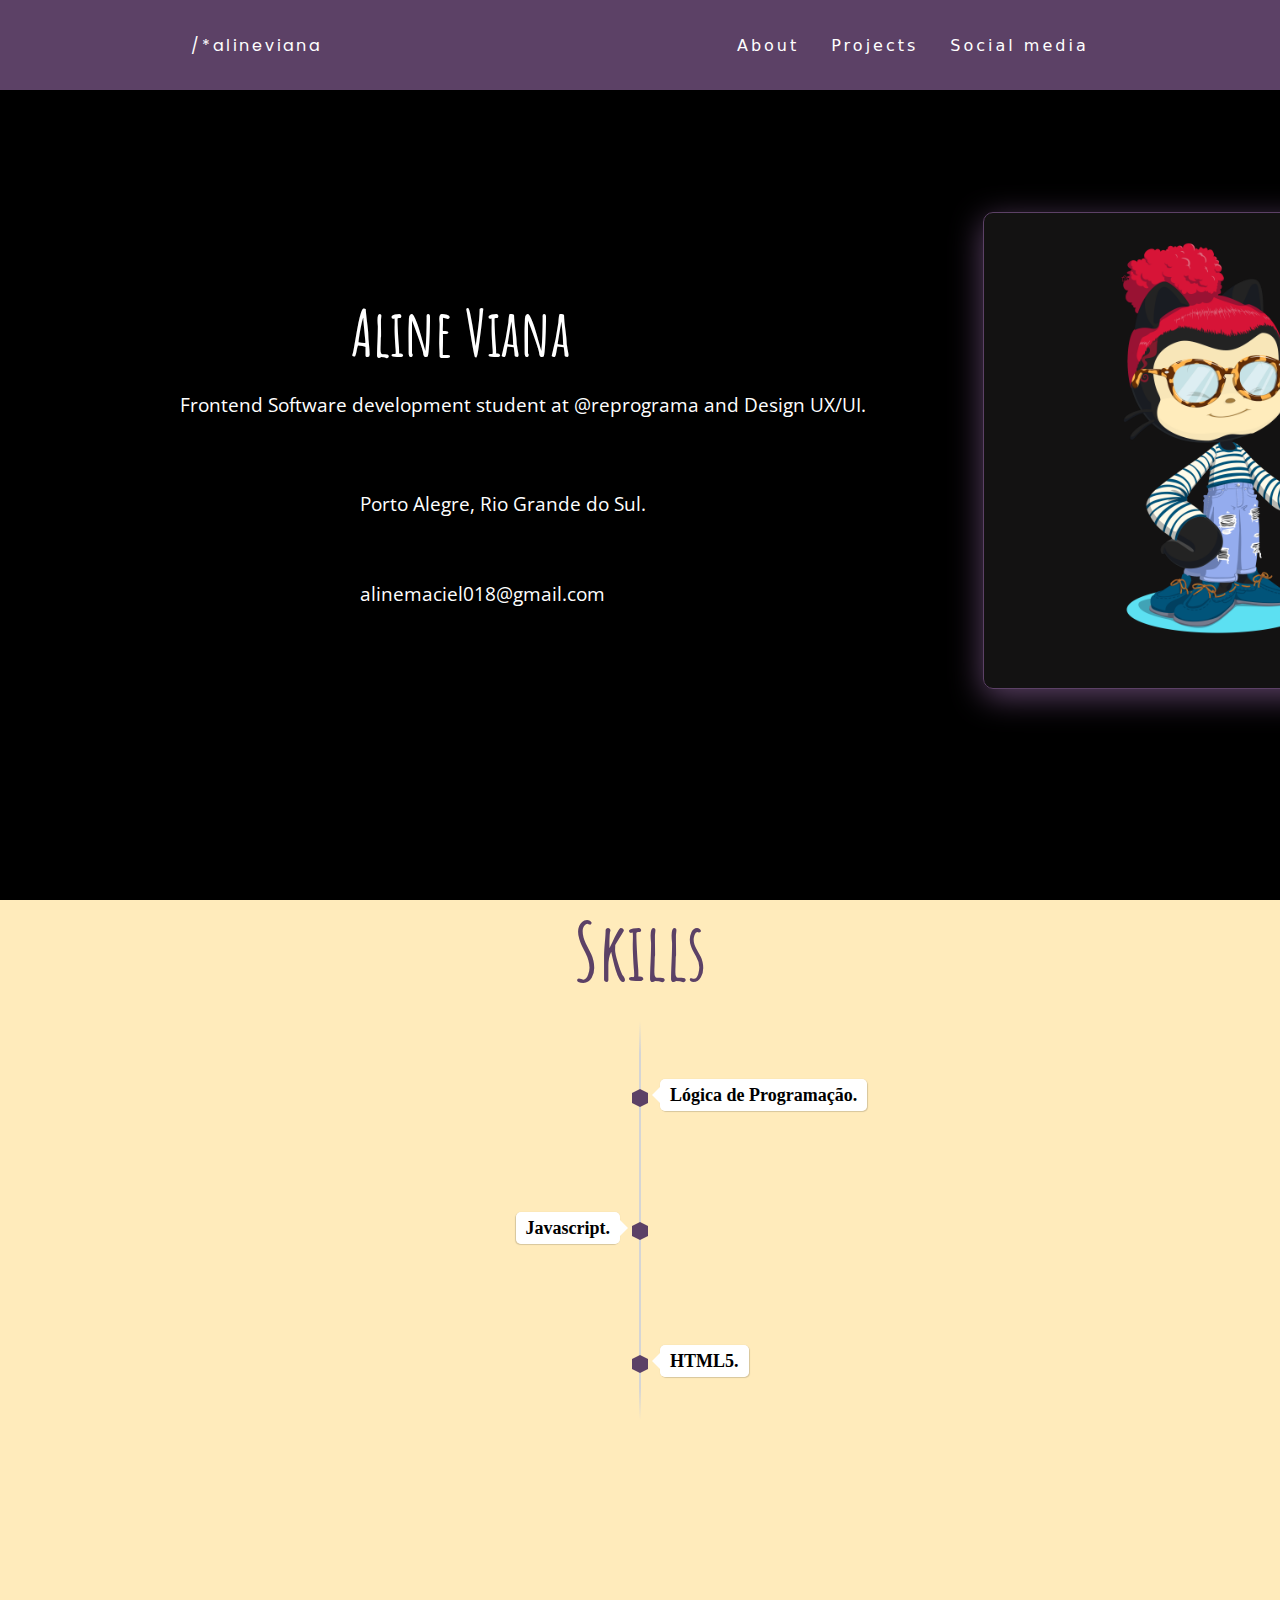
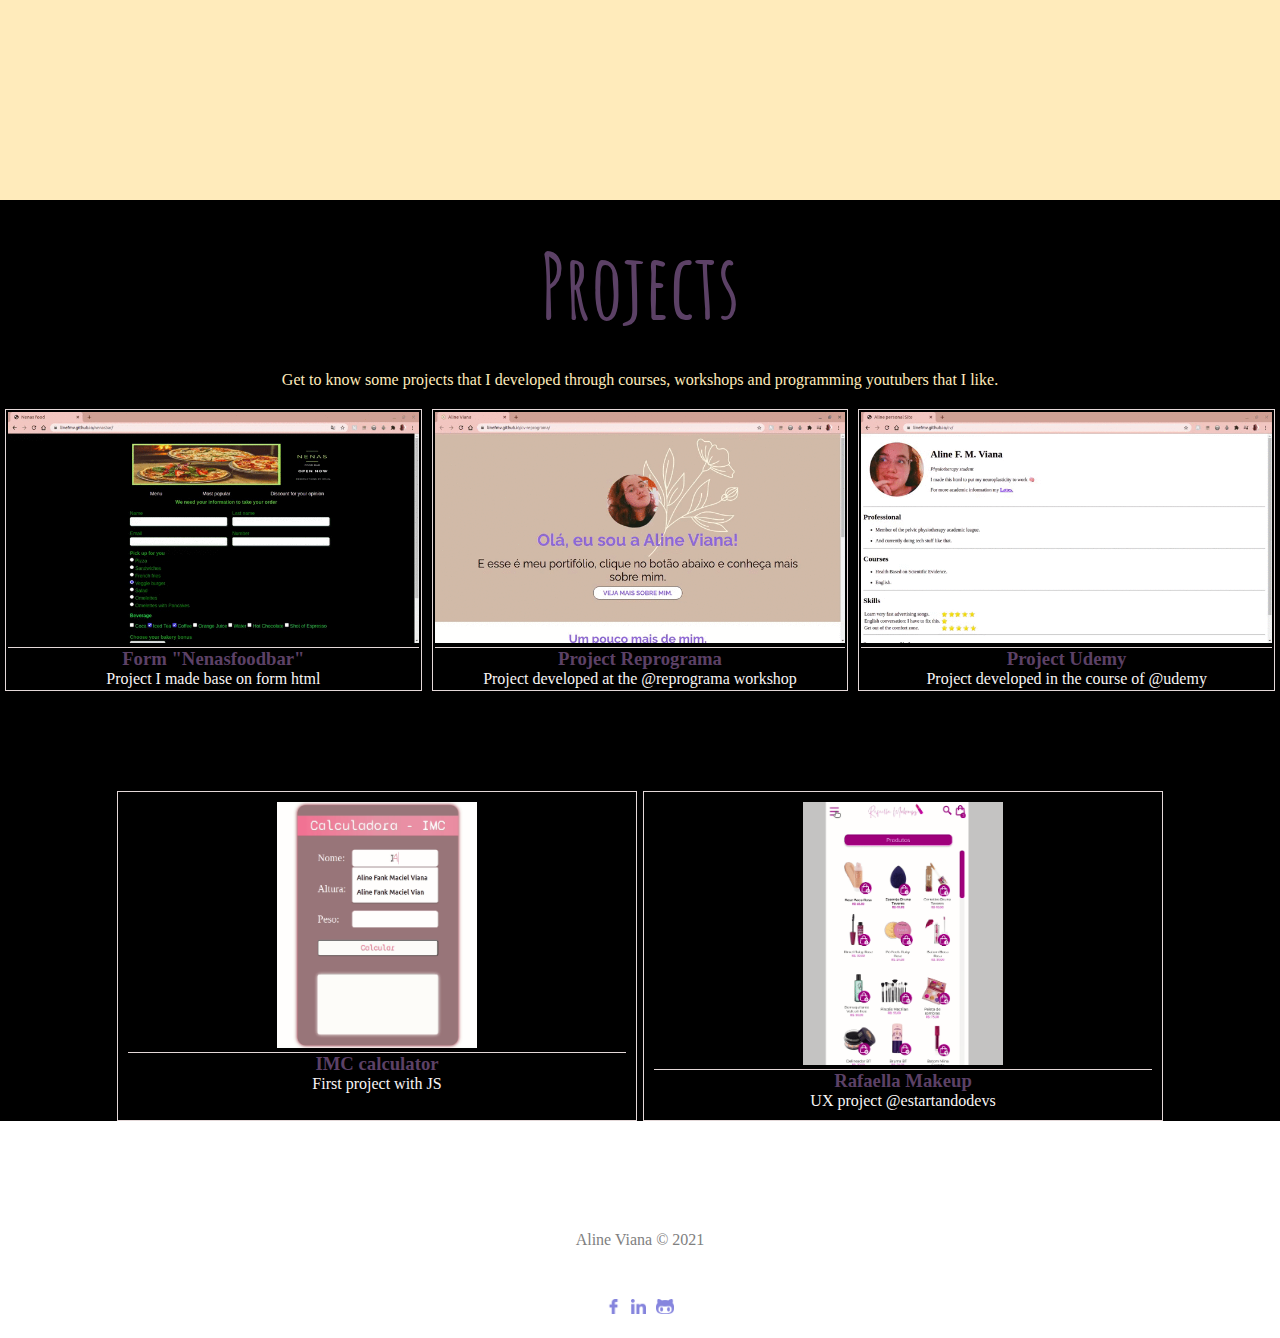
<file: index.html>
<!DOCTYPE html>
<html lang="pt-br">

<head>
    <meta charset="UTF-8">
    <meta http-equiv="X-UA-Compatible" content="IE=edge">
    <meta name="viewport" content="width=device-width, initial-scale=1.0">
    <link href="css/style.css" rel="stylesheet">
    <link rel="preconnect" href="https://fonts.gstatic.com">
    <link
        href="https://fonts.googleapis.com/css2?family=Raleway:ital,wght@0,100;0,200;0,300;0,400;0,700;1,200&display=swap"
        rel="stylesheet">
    <link rel="preconnect" href="https://fonts.googleapis.com">
    <link rel="preconnect" href="https://fonts.gstatic.com" crossorigin>
    <link href="https://fonts.googleapis.com/css2?family=Poppins:wght@700&display=swap" rel="stylesheet">
    <link rel="preconnect" href="https://fonts.googleapis.com">
    <link rel="preconnect" href="https://fonts.gstatic.com" crossorigin>
    <link
        href="https://fonts.googleapis.com/css2?family=Amatic+SC:wght@700&family=Open+Sans+Condensed:wght@300&display=swap"
        rel="stylesheet">
    <link rel="shortcut icon" type="image/jpg" href="img/icons8-flor-64.png" />
    <title>/*alineviana</title>
</head>

<body>
    <header>
        <nav>
            <a class="logo" href="/">/*alineviana</a>
            <div class="mobile-menu">
                <div class="line1"></div>
                <div class="line2"></div>
                <div class="line3"></div>
            </div>
            <ul class="nav-list">
                <li><a href="#">About</a></li>
                <li><a href="#">Projects</a></li>
                <li><a href="#">Social media</a></li>
            </ul>
        </nav>
    </header>
    </header>
    <script src="MobileNavBar.js"></script>
    <main>
        <div class="entrance">
            <div id="nameAndPhrase">
                <h1> Aline Viana</h1>
                <p>Frontend Software development student at @reprograma and Design UX/UI.
                </p>
            </div>
            <div id="adressAndContact">
                <p>Porto Alegre, Rio Grande do Sul. </p>
                <p>alinemaciel018@gmail.com</p>
            </div>
        </div>

        </div>
        <img src="img/octopus-aline.png" class="entranceIMG"
            alt="imagem da octapus carecterizada com uma blusa listrada e calça jeans, segurando um controle de videogame">
    </main>
    <section id="skills">
        <header>
            <h3>Skills</h3>
        </header>

        <ul class="timeline">
            <!-- Item 1 -->
            <li>
                <div class="direction-r">
                    <div class="flag-wrapper">
                        <span class="hexa"></span>
                        <span class="flag">Lógica de Programação.</span>
                    </div>
                </div>
            </li>
            <!-- Item 2 -->
            <li>
                <div class="direction-l">
                    <div class="flag-wrapper">
                        <span class="hexa"></span>
                        <span class="flag">Javascript.</span>

                    </div>
                </div>
            </li>

            <!-- Item 3 -->
            <li>
                <div class="direction-r">
                    <div class="flag-wrapper">
                        <span class="hexa"></span>
                        <span class="flag">HTML5.</span>
                    </div>
            </li>
        </ul>
    </section>


    <!--projects-->
    <section id="projectsDevelopement">
        <h2 class="starprojects">Projects</h2>
        <p class="about_projects"> Get to know some projects that I developed through courses, workshops and programming
            youtubers that I like. </p>
        <div id="projects">
            <a href="https://linefmv.github.io/nenasbar/" target="_blank" class="projects__link">
                <img class="projects__img" src="img/nenasfood.gif" alt="imagem demostrando o site nenasfood">
                <h3 class="projects__titulo"> Form "Nenasfoodbar" </h3>
                <p class="projects__subtitulo">Project I made base on form html </p>
            </a>
            <a href="#" target="_blank" class="projects__link">
                <img class="projects__img" src="img/cv-reprograma.gif" alt="imagem demostrando o site cv reprograma">
                <h3 class="projects__titulo">Project Reprograma</h3>
                <p class="projects__subtitulo"> Project developed at the @reprograma workshop</p>
            </a>
            <a href="https://linefmv.github.io/cv/" target="_blank" class="projects__link">
                <img class="projects__img" src="img/cv-html.gif" alt="imagem demostrando o site">
                <h3 class="projects__titulo">Project Udemy</h3>
                <p class="projects__subtitulo">Project developed in the course of @udemy</p>
            </a>

        </div>
        _<div id="projectsSecondLine">
            <a href="https://linefmv.github.io/imc-calculator/" target="_blank" class="projectsLinkSecondLine">
                <img class="projects_img_second_line" src="img/cv-calculator.gif" alt="imagem demostrando o site">
                <h3 class="projects__titulo">IMC calculator</h3>
                <p class="projects__subtitulo">First project with JS</p>
            </a>
            <a href="https://www.figma.com/proto/IIhwjGehhAkzaRPAwkvCYa/Maquiagem-Copy?node-id=175%3A493&scaling=min-zoom&page-id=51%3A81&hotspot-hints=0"
                target="_blank" class="projectsLinkSecondLine">
                <img class="projects_img_second_line" src="img/ux-makeup.gif" alt="imagem demostrando o site">
                <h3 class="projects__titulo">Rafaella Makeup</h3>
                <p class="projects__subtitulo">UX project @estartandodevs</p>
            </a>
        </div>
    </section>
    <footer>
        <div class="ultimafrase">
            <p> Aline Viana © 2021
        </div>
        <div id="footer-redes-sociais">
            <a href="https://www.facebook.com/aline.viana.5855/" target="_blank" class="redes-sociais__link">
                <img class="redes-sociais__img" src="img/logo-do-facebook (1).png" alt="logo do facebook">
            </a>
            <a href="https://www.linkedin.com/in/aline-viana-fisioterapia/" target="_blank" class="redes-sociais__link">
                <img class="redes-sociais__img" src="img/logotipo-do-linkedin.png" alt="logo do linkedin">
            </a>
            <a href="https://github.com/linefmv" target="_blank" class="redes-sociais__link">
                <img class="redes-sociais__img" src="img/github (1) (2).png" alt="logo do github">
            </a>
        </div>
    </footer>

</html>
</body>

</html>
</file>
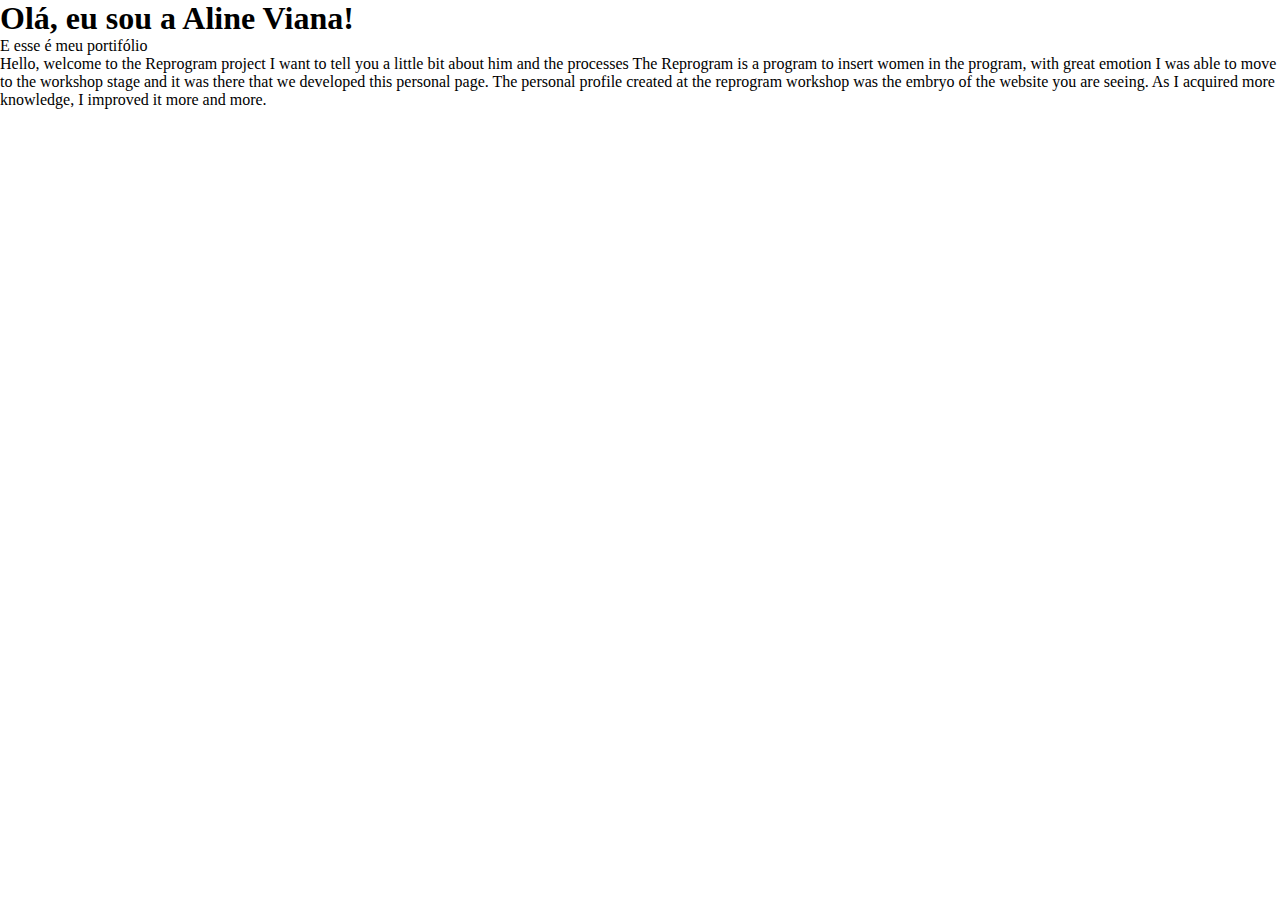
<file: projectreprograma.html>
<!DOCTYPE html>
<html lang="en">
<head>
    <head>
        <meta charset="UTF-8">
        <meta http-equiv="X-UA-Compatible" content="IE=edge">
        <meta name="viewport" content="width=device-width, initial-scale=1.0">
        <link href="css/estilo.css" rel="stylesheet">
        <link rel="preconnect" href="https://fonts.gstatic.com">
        <link
            href="https://fonts.googleapis.com/css2?family=Raleway:ital,wght@0,100;0,200;0,300;0,400;0,700;1,200&display=swap"
            rel="stylesheet">
        <link rel="shortcut icon" type="image/jpg" href="img/icons8-flor-64.png" />
        <title>Project Reprograma</title>
    </head>
</head>
<body>
     <div class="banner">
        <div class="container">
            <h1 class="banner_titulo"> Olá, eu sou a Aline Viana! </h1>
                <p class="banner_subtitulo"> E esse é meu portifólio </p>
    </div>
<p>Hello, welcome to the Reprogram project
    I want to tell you a little bit about him and the processes
    
    The Reprogram is a program to insert women in the program, with great emotion I was able to move to the workshop stage and it was there that we developed this personal page.
    
    The personal profile created at the reprogram workshop was the embryo of the website you are seeing. As I acquired more knowledge, I improved it more and more.</p>
</html>
</file>
<file: css/style.css>
* {
  box-sizing: border-box;
  margin: 0;
  padding: 0;
}
nav {
  display: flex;
  justify-content: space-around;
  align-items: center;
  font-family: system-ui, -apple-system, Helvetica, Arial, sans-serif;
  background: #5c4166;
  height: 10vh;
  position: fixed;
  top: 0;
  width: 100%;
  z-index: 16;
}

.logo {
  letter-spacing: 3px;
  font-family: "Poppins", sans-serif;
}

a {
  color: #fff;
  text-decoration: none;
}

.nav-list {
  list-style: none;
  display: flex;
}

.nav-list li {
  letter-spacing: 3px;
  margin-left: 32px;
}

.mobile-menu {
  display: none;
  cursor: pointer;
}

.mobile-menu div {
  width: 32px;
  height: 2px;
  background: #fff;
  margin: 8px;
  transition: 0.3s;
}

@keyframes navLinkFade {
  from {
    opacity: 0;
    transform: translateX(50px);
  }
  to {
    opacity: 1;
    transform: translateX(0);
  }
}

.mobile-menu.active .line1 {
  transform: rotate(-45deg) translate(-8px, 8px);
}

.mobile-menu.active .line2 {
  opacity: 0;
}

.mobile-menu.active .line3 {
  transform: rotate(45deg) translate(-5px, -7px);
}

main {
  display: flex;
  background-color: black;
  justify-content: center;
  flex-direction: column;
  flex-wrap: wrap;
  width: 100%;
  height: 100vh;
}
.entrance {
  color: white;
}
h1 {
  margin-left: 19vh;
  font-family: "Amatic SC", cursive;
  font-size: 4rem;
}
#nameAndPhrase {
  margin: 4vh 10vh 0 20vh;
  line-height: 8vh;
  font-size: 1.2rem;
  font-family: "Open Sans Condensed", sans-serif;
}

#adressAndContact {
  margin: 2vh 10vh 0 40vh;
  line-height: 10vh;
  font-size: 1.2rem;
  font-family: "Open Sans Condensed", sans-serif;
}

.entranceIMG {
  margin: 3vh;
  width: 53vh;
  height: auto;
  background: rgb(213 195 195 / 9%);
  box-shadow: 0 8px 32px 0 #5c4166;
  border-radius: 10px;
  border: 1px solid rgb(92 65 102);
  padding: 3vh;
}
/*skills */
#skills {
  background-color: rgb(255 235 187);
  width: 100%;
  height: 100vh;
}
header h3 {
  text-align: center;
  font-weight: bold;
  margin-top: 0;
  font-family: "Amatic SC", cursive;
  font-size: 5rem;
  color: #5c4166;
}

.hexa {
  border: 0px;
  float: left;
  text-align: center;
  height: 35px;
  width: 60px;
  font-size: 22px;
  background: #f0f0f0;
  color: #3c3c3c;
  position: relative;
  margin-top: 15px;
}

.hexa:before {
  content: "";
  position: absolute;
  left: 0;
  width: 0;
  height: 0;
  border-bottom: 15px solid #f0f0f0;
  border-left: 30px solid transparent;
  border-right: 30px solid transparent;
  top: -15px;
}

.hexa:after {
  content: "";
  position: absolute;
  left: 0;
  width: 0;
  height: 0;
  border-left: 30px solid transparent;
  border-right: 30px solid transparent;
  border-top: 15px solid #f0f0f0;
  bottom: -15px;
}

.timeline {
  position: relative;
  padding: 0;
  width: 100%;
  margin-top: 20px;
  list-style-type: none;
}

.timeline:before {
  position: absolute;
  left: 50%;
  top: 0;
  content: " ";
  display: block;
  width: 2px;
  height: 100%;
  margin-left: -1px;
  background: rgb(213, 213, 213);
  background: -moz-linear-gradient(
    top,
    rgba(213, 213, 213, 0) 0%,
    rgb(213, 213, 213) 8%,
    rgb(213, 213, 213) 92%,
    rgba(213, 213, 213, 0) 100%
  );
  background: -webkit-gradient(
    linear,
    left top,
    left bottom,
    color-stop(0%, rgba(30, 87, 153, 1)),
    color-stop(100%, rgba(125, 185, 232, 1))
  );
  background: -webkit-linear-gradient(
    top,
    rgba(213, 213, 213, 0) 0%,
    rgb(213, 213, 213) 8%,
    rgb(213, 213, 213) 92%,
    rgba(213, 213, 213, 0) 100%
  );
  background: -o-linear-gradient(
    top,
    rgba(213, 213, 213, 0) 0%,
    rgb(213, 213, 213) 8%,
    rgb(213, 213, 213) 92%,
    rgba(213, 213, 213, 0) 100%
  );
  background: -ms-linear-gradient(
    top,
    rgba(213, 213, 213, 0) 0%,
    rgb(213, 213, 213) 8%,
    rgb(213, 213, 213) 92%,
    rgba(213, 213, 213, 0) 100%
  );
  background: linear-gradient(
    to bottom,
    rgba(213, 213, 213, 0) 0%,
    rgb(213, 213, 213) 8%,
    rgb(213, 213, 213) 92%,
    rgba(213, 213, 213, 0) 100%
  );
  z-index: 5;
}

.timeline li {
  padding: 2em 0;
}

.timeline .hexa {
  width: 16px;
  height: 10px;
  position: absolute;
  background: #5c4166;
  z-index: 5;
  left: 0;
  right: 0;
  margin-left: auto;
  margin-right: auto;
  top: -30px;
  margin-top: 0;
}

.timeline .hexa:before {
  border-bottom: 4px solid #5c4166;
  border-left-width: 8px;
  border-right-width: 8px;
  top: -4px;
}

.timeline .hexa:after {
  border-left-width: 8px;
  border-right-width: 8px;
  border-top: 4px solid #5c4166;
  bottom: -4px;
}

.direction-l,
.direction-r {
  float: none;
  width: 100%;
  text-align: center;
}

.flag-wrapper {
  text-align: center;
  position: relative;
}

.flag {
  position: relative;
  display: inline;
  background: rgb(255, 255, 255);
  font-weight: 600;
  z-index: 15;
  padding: 6px 10px;
  text-align: left;
  border-radius: 5px;
}

.direction-l .flag:after,
.direction-r .flag:after {
  content: "";
  position: absolute;
  left: 50%;
  top: -15px;
  height: 0;
  width: 0;
  margin-left: -8px;
  border: solid transparent;
  border-bottom-color: rgb(255, 255, 255);
  border-width: 8px;
  pointer-events: none;
}

.direction-l .flag {
  -webkit-box-shadow: -1px 1px 1px rgba(0, 0, 0, 0.15),
    0 0 1px rgba(0, 0, 0, 0.15);
  -moz-box-shadow: -1px 1px 1px rgba(0, 0, 0, 0.15), 0 0 1px rgba(0, 0, 0, 0.15);
  box-shadow: -1px 1px 1px rgba(0, 0, 0, 0.15), 0 0 1px rgba(0, 0, 0, 0.15);
}

.direction-r .flag {
  -webkit-box-shadow: 1px 1px 1px rgba(0, 0, 0, 0.15),
    0 0 1px rgba(0, 0, 0, 0.15);
  -moz-box-shadow: 1px 1px 1px rgba(0, 0, 0, 0.15), 0 0 1px rgba(0, 0, 0, 0.15);
  box-shadow: 1px 1px 1px rgba(0, 0, 0, 0.15), 0 0 1px rgba(0, 0, 0, 0.15);
}

.direction-l {
  float: none;
}

.direction-r {
  float: none;
}

.direction-l,
.direction-r {
  position: relative;
  margin: 1em 1em 0 1em;
  padding: 1em;
  z-index: 15;
}

/* projects */
#projectsDevelopement {
  background-color: black;
}

.starprojects {
  font-size: 5.5rem;
  color: rgb(92 65 102);
  line-height: 19vh;
  text-align: center;
  font-family: "Amatic SC", cursive;
}
.about_projects {
  text-align: center;
  margin-bottom: 20px;
  font: 1.5rem;
  color: rgb(255 235 187);
}

#projects {
  display: flex;
  flex-direction: row;
  justify-content: space-around;
  margin-bottom: 82px;
}
#projectsSecondLine {
  display: flex;
  flex-direction: row;
  justify-content: center;
  margin-bottom: 82px;
}

.projects__link:hover {
  border: 0;
  opacity: 0.5;
  transition: 0.4s linear;
  background-color: rgb(92 65 102);
  transform: scale(1.1);
}

.projects__link {
  padding: 2px;
  text-align: center;
  text-decoration: none;
  border: 0.5px solid rgb(228, 216, 216);
  margin-right: 5px;
  margin-left: 5px;
}

.projectsLinkSecondLine {
  padding: 10px;
  text-align: center;
  text-decoration: none;
  border: 0.5px solid rgb(228, 216, 216);
  margin-right: 3px;
  margin-left: 3px;
}

.projects__img {
  width: 100%;
  height: auto;
}
.projects_img_second_line {
  width: 40%;
  height: auto;
}

.projects__titulo {
  border-top: 1px solid rgb(228, 216, 216);
  color: rgb(92 65 102);
}
.projects__subtitulo {
  color: rgb(248, 245, 245);
}

/* Redes Sociais*/
#footer-redes-sociais {
  display: flex;
  justify-content: center;
}
.redes-sociais__link:hover {
  transform: scale(1.2);
}

.redes-sociais__img {
  height: 15px;
  margin-right: 5px;
  margin-left: 5px;
  margin-bottom: 20px;
}

.ultimafrase {
  margin-top: 110px;
  margin-bottom: 50px;
  padding: 10;
  text-align: center;
  color: grey;
}
@media (max-width: 999px) {
  body {
    overflow-x: hidden;
  }
  .nav-list {
    position: absolute;
    top: 8vh;
    right: 0;
    width: 50vw;
    height: 92vh;
    background: #23232e;
    flex-direction: column;
    align-items: center;
    justify-content: space-around;
    transform: translateX(100%);
    transition: transform 0.3s ease-in;
  }
  .nav-list li {
    margin-left: 0;
    opacity: 0;
  }
  .mobile-menu {
    display: block;
  }
}

.nav-list.active {
  transform: translateX(0);
}

@media (min-width: 768px) {
  .timeline {
    width: 660px;
    margin: 0 auto;
    margin-top: 20px;
  }

  .timeline li:after {
    content: "";
    display: block;
    height: 0;
    clear: both;
    visibility: hidden;
  }

  .timeline .hexa {
    left: -28px;
    right: auto;
    top: 8px;
  }

  .timeline .direction-l .hexa {
    left: auto;
    right: -28px;
  }

  .direction-l {
    position: relative;
    width: 310px;
    float: left;
    text-align: right;
  }

  .direction-r {
    position: relative;
    width: 310px;
    float: right;
    text-align: left;
  }

  .flag-wrapper {
    display: inline-block;
  }

  .flag {
    font-size: 18px;
  }

  .direction-l .flag:after {
    left: auto;
    right: -16px;
    top: 50%;
    margin-top: -8px;
    border: solid transparent;
    border-left-color: rgb(254, 254, 254);
    border-width: 8px;
  }

  .direction-r .flag:after {
    top: 50%;
    margin-top: -8px;
    border: solid transparent;
    border-right-color: rgb(254, 254, 254);
    border-width: 8px;
    left: -8px;
  }

  .time-wrapper {
    display: inline;
    vertical-align: middle;
    margin: 0;
  }

  .direction-l {
    float: left;
  }

  .direction-r {
    float: right;
  }

  .direction-r .desc {
    margin: 1em 0 0 0.75em;
  }
}

@media (min-width: 992px) {
  .timeline {
    width: 800px;
    margin: 0 auto;
    margin-top: 20px;
  }

  .direction-l {
    position: relative;
    width: 380px;
    float: left;
    text-align: right;
  }

  .direction-r {
    position: relative;
    width: 380px;
    float: right;
    text-align: left;
  }
}
</file>
<file: css/estilo.css>
*{ 
    box-sizing: border-box;
    margin: 0;
    padding: 0;
}
nav {
    display: flex;
    justify-content: space-around;
    align-items: center;
    font-family: system-ui, -apple-system, Helvetica, Arial, sans-serif;
    background: #5c4166;
    height: 10vh;
    position: fixed; 
    top: 0;
    width: 100%;
}

.logo {
  letter-spacing: 3px;
  font-family: 'Poppins', sans-serif;
}

a {
    color: #fff;
    text-decoration: none;
}

.nav-list {
    list-style: none;
    display: flex;
  }
  
.nav-list li {
    letter-spacing: 3px;
    margin-left: 32px;
  }
  
.mobile-menu {
    display: none;
    cursor: pointer;
  }
  
.mobile-menu div {
    width: 32px;
    height: 2px;
    background: #fff;
    margin: 8px;
    transition: 0.3s;
  }
  
@media (max-width: 999px) {
    body {
      overflow-x: hidden;
    }
.nav-list {
      position: absolute;
      top: 8vh;
      right: 0;
      width: 50vw;
      height: 92vh;
      background: #23232e;
      flex-direction: column;
      align-items: center;
      justify-content: space-around;
      transform: translateX(100%);
      transition: transform 0.3s ease-in;
    }
.nav-list li {
      margin-left: 0;
      opacity: 0;
    }
.mobile-menu {
      display: block;
    }
  }
  
.nav-list.active {
    transform: translateX(0);
  }
  
@keyframes navLinkFade {
    from {
      opacity: 0;
      transform: translateX(50px);
    }
    to {
      opacity: 1;
      transform: translateX(0);
    }
  }
  
.mobile-menu.active .line1 {
    transform: rotate(-45deg) translate(-8px, 8px);
  }
  
.mobile-menu.active .line2 {
    opacity: 0;
  }
  
.mobile-menu.active .line3 {
    transform: rotate(45deg) translate(-5px, -7px);
  }

.nameNphrase{
  margin-left: 25vh;
  line-height: 8vh;
  margin-top: 30vh;
  margin-bottom:10vh;
}
.adress {
  margin-left: 25vh;
  line-height: 8vh;
  margin-bottom:30vh;
}
/* projects */ 
.starprojects { 
    font-size: 2.5rem;
    color:  rgb(133, 132, 221);
    text-align: center; 
    margin: 1.5rem;
}
.about_projects {
    text-align: center;
    margin-bottom: 20px;
    font: 1.5rem;
}

#projects {
    display:flex;
    flex-direction: row;
    justify-content: space-around;
    margin-bottom: 82px;
}
#projectsSecondLine{
    display:flex;
    flex-direction: row;
    justify-content: center;
    margin-bottom: 82px;
}


.projects__link:hover { 
    border: 0;
    opacity: .4;
    transition: .4s linear;
    background-color: rgb(20, 17, 230);
    transform: scale(1.2);
}

.projects__link {
    padding: 2px;
    text-align: center;
    text-decoration: none;
    border: 0.5px solid rgb(228, 216, 216);
    margin-right: 5px;
    margin-left: 5px;
}

.projectsLinkSecondLine{
    padding: 10px;
    text-align: center;
    text-decoration: none;
    border: 0.5px solid rgb(228, 216, 216);
    margin-right: 3px;
    margin-left: 3px;
}

.projects__img {
    width: 100%;
    height: auto;
}
.projects_img_second_line{
    width: 40%;
    height: auto;
}

.projects__titulo {
    border-top: 1px solid rgb(228, 216, 216);
    color:rgb(133, 132, 221);
}
.projects__subtitulo{
    color: rgb(80, 79, 79);
}


/* Redes Sociais*/
#footer-redes-sociais {
    display: flex;
    justify-content: center;
}
.redes-sociais__link:hover { 
    transform: scale(1.2)
}

.redes-sociais__img {
    height: 15px;
    margin-right: 5px;
    margin-left: 5px;
    margin-bottom: 20px;
}


.ultimafrase {
    margin-top:110px;
    margin-bottom: 50px;
    padding: 10;
    text-align: center;
    color: grey;
}
</file>
